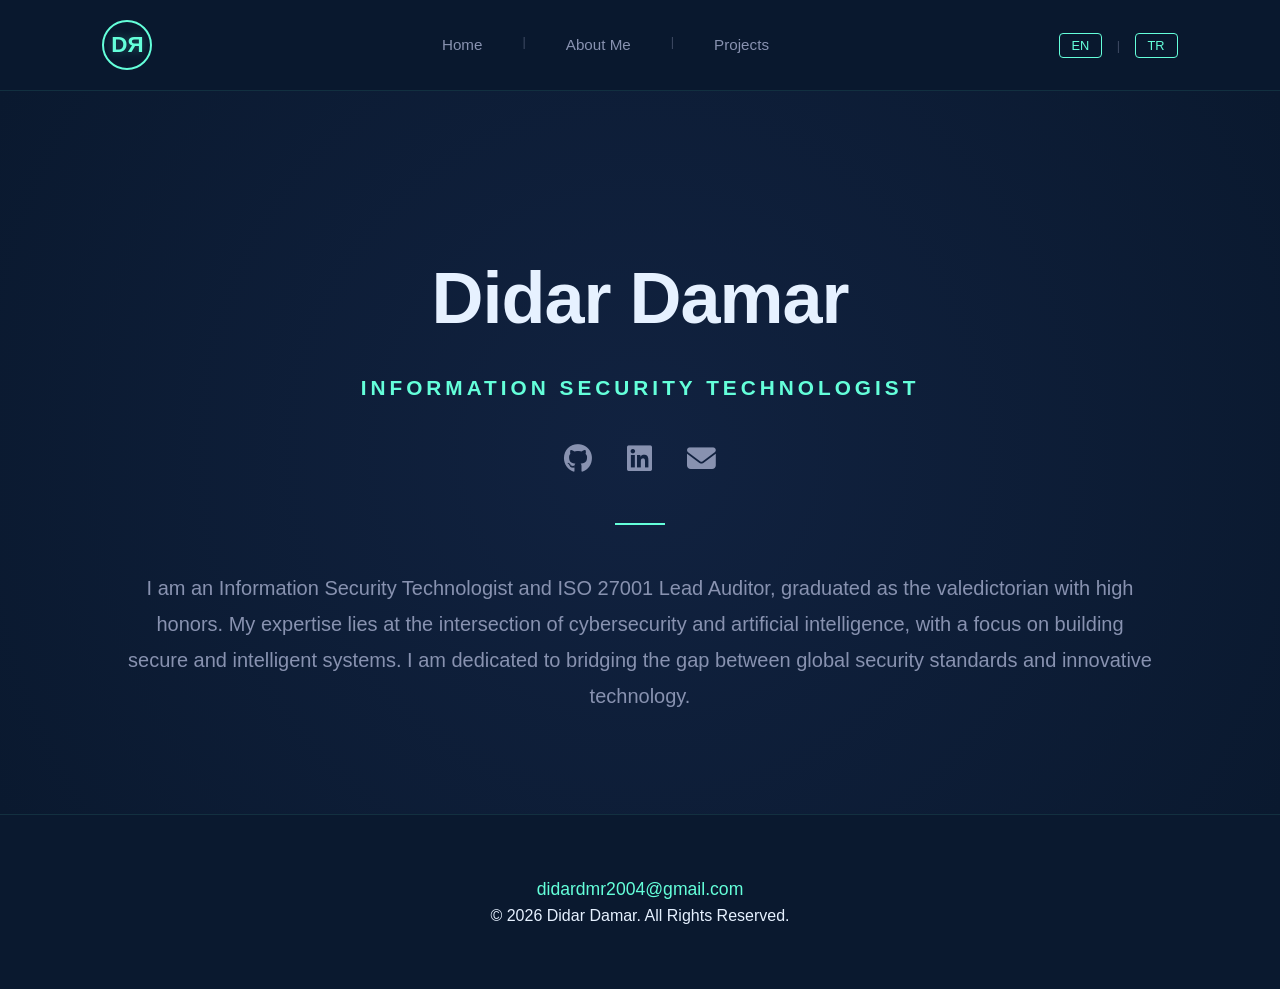
<file: index.html>
<!DOCTYPE html>
<html lang="en">
<head>
    <meta charset="UTF-8">
    <meta name="viewport" content="width=device-width, initial-scale=1.0">
    <title>Didar Damar | Portfolio</title>
    <link rel="stylesheet" href="style.css">
    <link rel="stylesheet" href="https://cdnjs.cloudflare.com/ajax/libs/font-awesome/6.4.0/css/all.min.css">
    <link rel="icon" href="data:image/svg+xml,<svg xmlns='http://www.w3.org/2000/svg' viewBox='0 0 100 100'><text y='.9em' font-size='70' fill='%2364ffda' font-family='Arial' font-weight='bold'>DЯ</text></svg>">
</head>
<body class="dark-theme">

    <nav class="navbar">
        <a href="index.html" class="logo-link">
            <div class="logo">DЯ</div>
        </a>
        <ul class="nav-links">
            <li><a href="index.html" class="translate" data-en="Home" data-tr="Ana Sayfa">Home</a></li>
            <span class="sep">|</span>
            <li><a href="about.html" class="translate" data-en="About Me" data-tr="Hakkımda">About Me</a></li>
            <span class="sep">|</span>
            <li><a href="projects.html" class="translate" data-en="Projects" data-tr="Projeler">Projects</a></li>
        </ul>
        <div class="lang-switcher">
            <button onclick="changeLang('en')" class="lang-btn">EN</button>
            <span class="sep">|</span>
            <button onclick="changeLang('tr')" class="lang-btn">TR</button>
        </div>
    </nav>

    <header id="home" class="hero">
        <div class="hero-content">
            <h1>Didar Damar</h1>
            <p class="translate subtitle" data-en="Information Security Technologist" data-tr="Bilgi Güvenliği Teknolojisti">Information Security Technologist</p>
            
            <div class="hero-contact">
                <a href="https://github.com/Didar-DMR" target="_blank"><i class="fab fa-github"></i></a>
                <a href="https://www.linkedin.com/in/didar-damar-b65396294/" target="_blank"><i class="fab fa-linkedin"></i></a>
                <a href="https://mail.google.com/mail/?view=cm&fs=1&to=didardmr2004@gmail.com" target="_blank" rel="noopener noreferrer" aria-label="E-posta Gönder">
    <i class="fas fa-envelope"></i>
</a>
            </div>
        </div>
        <br>
            <hr style="width: 50px; border: 1px solid var(--red); margin: 20px auto;">
        <br>
        <section class="intro-text">
            <p class="translate" 
               data-en="I am an Information Security Technologist and ISO 27001 Lead Auditor, graduated as the valedictorian with high honors. My expertise lies at the intersection of cybersecurity and artificial intelligence, with a focus on building secure and intelligent systems. I am dedicated to bridging the gap between global security standards and innovative technology."
               data-tr="Yüksek onur derecesi ve bölüm birinciliği ile mezun olmuş bir Bilgi Güvenliği Teknolojisti ve ISO 27001 Baş Denetçisiyim. Uzmanlığım, siber güvenlik ve yapay zekanın kesişim noktasında, güvenli ve zeki sistemler oluşturmaya odaklanmaktadır. Küresel güvenlik standartları ile yenilikçi teknolojiler arasında köprü kurmaya kararlıyım.">
               I am an Information Security Technologist and ISO 27001 Lead Auditor, graduated as the valedictorian with high honors. My expertise lies at the intersection of cybersecurity and artificial intelligence, with a focus on building secure and intelligent systems. I am dedicated to bridging the gap between global security standards and innovative technology.
            </p>
        </section>
    </header>
<footer class="minimal-footer">
    <div class="footer-inner">
        <a href="https://mail.google.com/mail/?view=cm&fs=1&to=didardmr2004@gmail.com" target="_blank" rel="noopener noreferrer" class="footer-mail">
            didardmr2004@gmail.com
        </a>    
        <p class="footer-rights">
            &copy; 2026 Didar Damar. 
            <span class="translate" data-en="All Rights Reserved." data-tr="Tüm Hakları Saklıdır.">All Rights Reserved.</span>
        </p>
    </div>
</footer>
    <script src="script.js"></script>
</body>

</html>
</file>
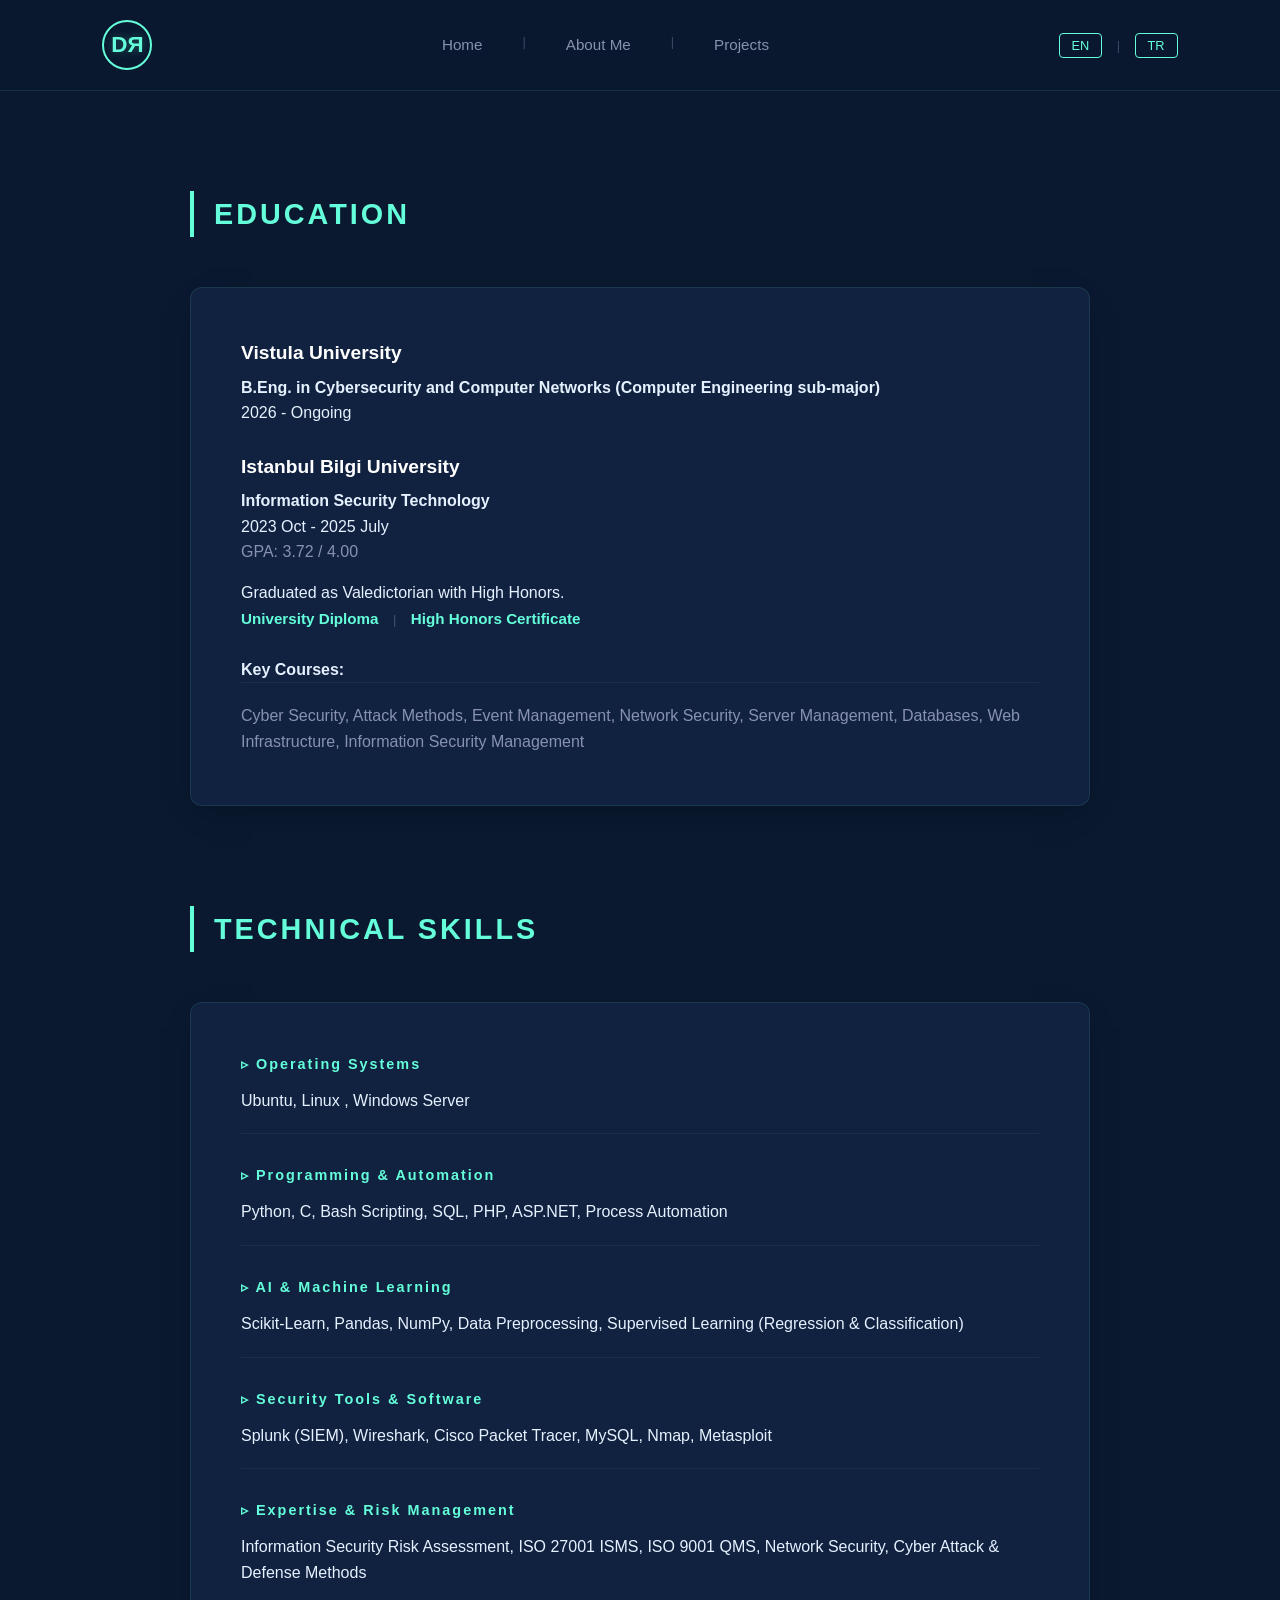
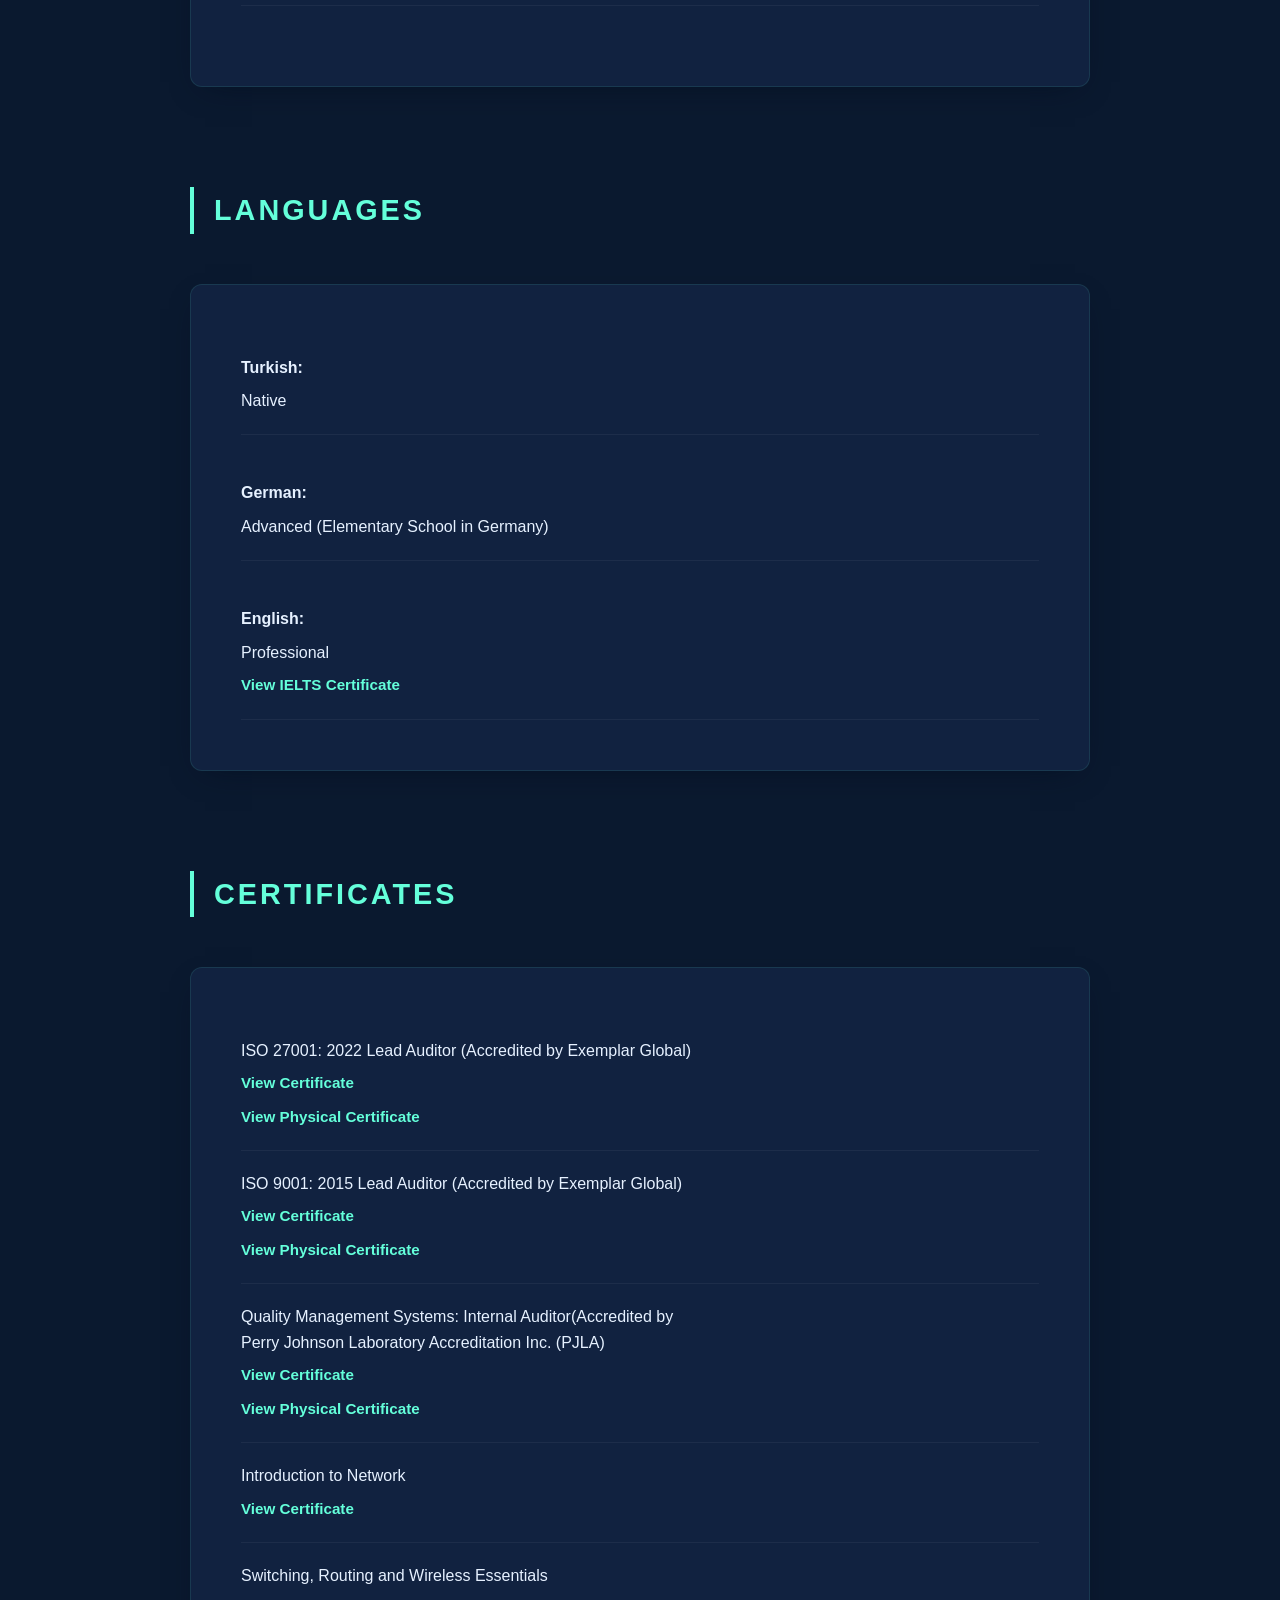
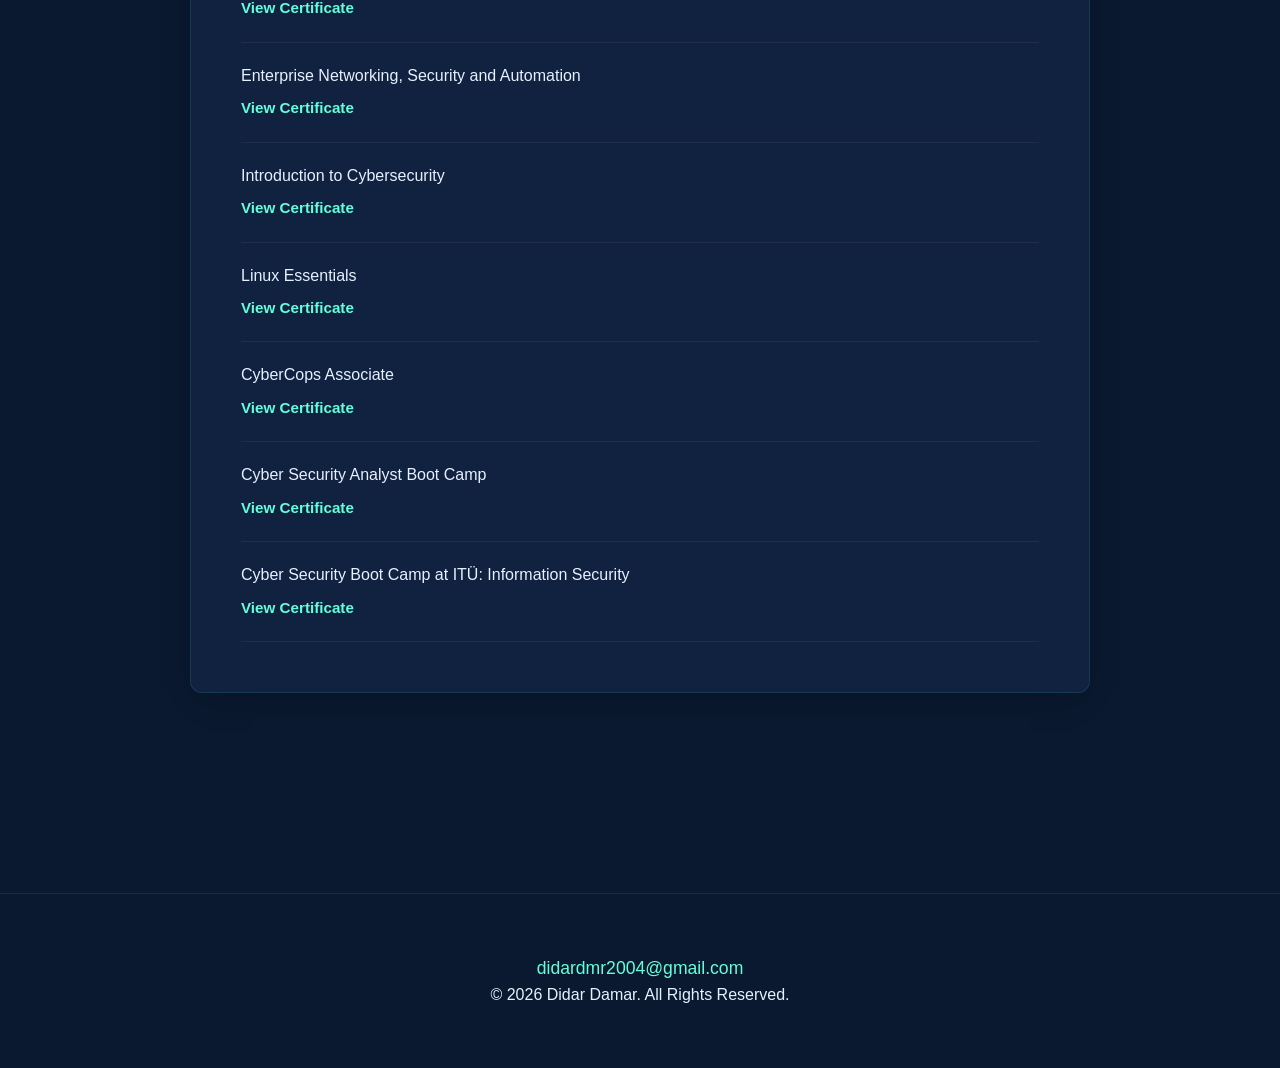
<file: about.html>
<!DOCTYPE html>
<html lang="en">
<head>
        <meta charset="UTF-8">
        <meta name="viewport" content="width=device-width, initial-scale=1.0">
        <title>Didar Damar | Portfolio</title>
        <link rel="stylesheet" href="style.css">
        <link rel="stylesheet" href="https://cdnjs.cloudflare.com/ajax/libs/font-awesome/6.4.0/css/all.min.css">
        <link rel="icon" href="data:image/svg+xml,<svg xmlns='http://www.w3.org/2000/svg' viewBox='0 0 100 100'><text y='.9em' font-size='70' fill='%2364ffda' font-family='Arial' font-weight='bold'>DЯ</text></svg>">
</head>
    
<body class="dark-theme">
     <nav class="navbar">
        <a href="index.html" class="logo-link">
            <div class="logo">DЯ</div>
        </a>
        <ul class="nav-links">
            <li><a href="index.html" class="translate" data-en="Home" data-tr="Ana Sayfa">Home</a></li>
            <span class="sep">|</span>
            <li><a href="about.html" class="translate" data-en="About Me" data-tr="Hakkımda">About Me</a></li>
            <span class="sep">|</span>
            <li><a href="projects.html" class="translate" data-en="Projects" data-tr="Projeler">Projects</a></li>
        </ul>
        <div class="lang-switcher">
            <button onclick="changeLang('en')" class="lang-btn">EN</button>
            <span class="sep">|</span>
            <button onclick="changeLang('tr')" class="lang-btn">TR</button>
        </div>
    </nav>
    <main class="container">
        <section id="education" class="section">
            <h2 class="translate" data-en="Education" data-tr="Eğitim Bilgileri">Education</h2>
            <div class="card">
                <p class="uni" class="translate" data-en="Vistula University" data-tr="Vistula Üniversitesi"><strong>Vistula University</strong></p>
                <h4 class="translate" data-en="B.Eng. in Cybersecurity and Computer Networks (Computer Engineering sub-major)" data-tr="Bilgisayar Mühendisliği (Siber Güvenlik ve Bilgisayar Ağları Uzmanlık Alanı)">B.Eng. in Cybersecurity and Computer Networks (Computer Engineering sub-major)</h4>
                <p class="translate" data-en="2026 - Ongoing" data-tr="2026 - Devam Ediyor">2026 - Ongoing</p>
                        
                <br>
                <p class="uni" class="translate" data-en="Istanbul Bilgi University" data-tr="İstanbul Bilgi Üniversitesi"><strong>Istanbul Bilgi University</strong></p>
                <h4 class="translate" data-en="Information Security Technology" data-tr="Bilgi Güvenliği Teknolojisi">Information Security Technology</h4>
                <p class="translate" data-en="2023 Oct - 2025 July" data-tr="2023 Ekim - 2025 Temmuz">2023 Oct - 2025 July</p>
                        <p class="gpa">GPA: 3.72 / 4.00</p>
                <p class="translate" data-en="Graduated as Valedictorian with High Honors." data-tr="Bölüm Birincisi ve Yüksek Onur Belgesi ile Mezuniyet.">Graduated as Valedictorian with High Honors.</p>
                
                <div class="edu-links">
                    <a href="diploma_uni.png" target="_blank" class="text-link translate" data-en="University Diploma" data-tr="Üniversite Diploması">University Diploma</a>
                    <span class="sep">|</span>
                    <a href="high_honors.png" target="_blank" class="text-link translate" data-en="High Honors Certificate" data-tr="Yüksek Onur Belgesi">High Honors Certificate</a>
                </div>

                <br>

                <div class="course-box">
                    <strong class="translate" data-en="Key Courses:" data-tr="Önemli Dersler:">Key Courses:</strong>
                    <p class="course-text translate" 
                       data-en="Cyber Security, Attack Methods, Event Management, Network Security, Server Management, Databases, Web Infrastructure, Information Security Management" 
                       data-tr="Siber Güvenlik, Saldırı Yöntemleri, Olay Yönetimi, Ağ Güvenliği, Sunucu Yönetimi, Veri Tabanları, Web Altyapısı, Bilgi Güvenliği Yönetimi">
                       Cyber Security, Attack Methods, Event Management, Network Security, Server Management, Databases, Web Infrastructure, Information Security Management
                    </p>
                </div>
            </div>
        </section>
            <section id="skills" class="section">
    <h2 class="translate" data-en="Technical Skills" data-tr="Teknik Yetenekler">Technical Skills</h2>
    <div class="card">
        
        <div class="skill-group">
            <h4 class="translate" data-en="Operating Systems" data-tr="İşletim Sistemleri">Operating Systems</h4>
            <p>Ubuntu, Linux , Windows Server</p>
        </div>
        
        <div class="skill-group">
            <h4 class="translate" data-en="Programming & Automation" data-tr="Programlama ve Otomasyon">Programming & Automation</h4>
            <p>Python, C, Bash Scripting, SQL, PHP, ASP.NET, Process Automation</p>
        </div>
            <div class="skill-group">
            <h4 class="translate" data-en="AI & Machine Learning" data-tr="Yapay Zeka ve Makine Öğrenmesi">AI & Machine Learning</h4>
            <p>Scikit-Learn, Pandas, NumPy, Data Preprocessing, Supervised Learning (Regression & Classification)</p>
        </div>
         
        <div class="skill-group">
            <h4 class="translate" data-en="Security Tools & Software" data-tr="Güvenlik Araçları ve Yazılımlar">Security Tools & Software</h4>
            <p>Splunk (SIEM), Wireshark, Cisco Packet Tracer, MySQL, Nmap, Metasploit</p>
        </div>
        
        <div class="skill-group">
            <h4 class="translate" data-en="Expertise & Risk Management" data-tr="Uzmanlık ve Risk Yönetimi">Expertise & Risk Management</h4>
            <p class="translate" 
               data-en="Information Security Risk Assessment, ISO 27001 ISMS, ISO 9001 QMS, Network Security, Cyber Attack & Defense Methods" 
               data-tr="Bilgi Güvenliği Risk Değerlendirmesi, ISO 27001 BGYS, ISO 9001 KYS, Ağ Güvenliği, Siber Saldırı ve Savunma Yöntemleri">
               Information Security Risk Assessment, ISO 27001 ISMS, ISO 9001 QMS, Network Security, Cyber Attack & Defense Methods
            </p>
        </div>
    </div>
</section>

        <section id="languages" class="section">
    <h2 class="translate" data-en="Languages" data-tr="Diller">Languages</h2>
    <div class="card">
        <div class="lang-row">
            <strong class="translate" data-en="Turkish:" data-tr="Türkçe:">Turkish:</strong>
            <span class="translate" data-en="Native" data-tr="Ana Dil">Native</span>
        </div>
        <br>
        <div class="lang-row">
            <strong class="translate" data-en="German:" data-tr="Almanca:">German:</strong>
            <span class="translate" data-en="Advanced 
(Elementary School in Germany)" data-tr="İleri Seviye 
(Almanya İlköğretim)">Advanced 
(Elementary School in Germany)</span>
        </div>
        <br>
        <div class="lang-row">
            <strong class="translate" data-en="English:" data-tr="İngilizce:">English:</strong>
            <span class="translate" data-en="Professional" data-tr="Profesyonel">Professional</span>
                <a href="IELTS.pdf" target="_blank" class="text-link translate" data-en="View IELTS Certificate" data-tr="IELTS Sertifikasını Görüntüle">View IELTS Certificate,</a>
        </div>
    </div>
</section>

        <section id="certificates" class="section">
            <h2 class="translate" data-en="Certificates" data-tr="Sertifikalar">Certificates</h2>
            <div class="card">
                <div class="cert-row">
                    <span>ISO 27001: 2022 Lead Auditor (Accredited by Exemplar Global)</span>
                    <a href="ISO 27001 B.D.pdf" target="_blank" class="text-link translate" data-en="View Certificate" data-tr="Sertifikayı Görüntüle">View Certificate,</a>
                    <a href="ISO 27001.pdf" target="_blank" class="text-link translate" data-en="View Physical Certificate" data-tr="Fiziksel Sertifikayı Görüntüle">View Physical Certificate</a>    
                </div>
                <div class="cert-row">
                    <span>ISO 9001: 2015 Lead Auditor (Accredited by Exemplar Global)</span>
                    <a href="ISO 9001_B.D.pdf" target="_blank" class="text-link translate" data-en="View Certificate" data-tr="Sertifikayı Görüntüle">View Certificate,</a> 
                    <a href="ISO 9001_B.D.pdf" target="_blank" class="text-link translate" data-en="View Physical Certificate" data-tr="Fiziksel Sertifikayı Görüntüle">View Physical Certificate</a>
                </div>
                <div class="cert-row">
                    <span>Quality Management Systems: Internal Auditor(Accredited by<br>Perry Johnson Laboratory Accreditation Inc. (PJLA)</span>
                    <a href="ISO 9001 iç denetim.pdf" target="_blank" class="text-link translate" data-en="View Certificate" data-tr="Sertifikayı Görüntüle">View Certificate,</a>
                    <a href="ISO 9001.pdf" target="_blank" class="text-link translate" data-en="View Physical Certificate" data-tr="Fiziksel Sertifikayı Görüntüle">View Physical Certificate</a>    
                </div>
                <div class="cert-row">
                    <span>Introduction to Network</span>
                    <a href="https://www.credly.com/badges/3d84c486-d393-44ea-aa96-23e508d37d81/linked_in_profile" target="_blank" class="text-link translate" data-en="View Certificate" data-tr="Sertifikayı Görüntüle">View Certificate</a>
                </div>
                <div class="cert-row">
                    <span>Switching, Routing and Wireless Essentials</span>
                    <a href="https://www.credly.com/badges/5481eb0b-fc8f-4a05-94c9-7b1c686371f5/linked_in_profile" target="_blank" class="text-link translate" data-en="View Certificate" data-tr="Sertifikayı Görüntüle">View Certificate</a>
                </div>
                <div class="cert-row">
                    <span>Enterprise Networking, Security and Automation</span>
                    <a href="https://www.credly.com/badges/5b251f9a-f35d-4ce7-8bff-b31bf6593b0b/linked_in_profile" target="_blank" class="text-link translate" data-en="View Certificate" data-tr="Sertifikayı Görüntüle">View Certificate</a>
                </div>
                <div class="cert-row">
                    <span>Introduction to Cybersecurity</span>
                    <a href="https://www.credly.com/badges/3e4d9931-703a-4ce1-8215-a70889d90669/linked_in_profile" target="_blank" class="text-link translate" data-en="View Certificate" data-tr="Sertifikayı Görüntüle">View Certificate</a>
                </div>
                <div class="cert-row">
                    <span>Linux Essentials</span>
                    <a href="https://www.linkedin.com/posts/didar-damar-b65396294_linux-essentials-activity-7298037125776613379-Zd5i?utm_source=share&utm_medium=member_desktop&rcm=ACoAAEc_a_0BSla8lMY48e1cfO350ZU1SiJWscw" target="_blank" class="text-link translate" data-en="View Certificate" data-tr="Sertifikayı Görüntüle">View Certificate</a>
                </div>
                <div class="cert-row">
                    <span>CyberCops Associate</span>
                    <a href="https://www.credly.com/badges/f5a5d842-a080-4721-9c44-dc4a2c0b41ad/linked_in_profile" target="_blank" class="text-link translate" data-en="View Certificate" data-tr="Sertifikayı Görüntüle">View Certificate</a>
                </div>
                <div class="cert-row">
                    <span>Cyber Security Analyst Boot Camp</span>
                    <a href="https://akbank-genclik-akademisi.verified.cv/tr/verify/21416341107726" target="_blank" class="text-link translate" data-en="View Certificate" data-tr="Sertifikayı Görüntüle">View Certificate</a>
                </div>
                <div class="cert-row">
                    <span>Cyber Security Boot Camp at ITÜ: Information Security</span>
                    <a href="https://www.linkedin.com/posts/didar-damar-b65396294_it%C3%BC-infosec-activity-7306317543273619456-SOfO?utm_source=share&utm_medium=member_desktop&rcm=ACoAAEc_a_0BSla8lMY48e1cfO350ZU1SiJWscw" target="_blank" class="text-link translate" data-en="View Certificate" data-tr="Sertifikayı Görüntüle">View Certificate</a>
                </div>
            </div>
        </section>
    </main>
        <footer class="minimal-footer">
    <div class="footer-inner">
        <a href="https://mail.google.com/mail/?view=cm&fs=1&to=didardmr2004@gmail.com" target="_blank" rel="noopener noreferrer" class="footer-mail">
            didardmr2004@gmail.com
        </a>
        
                <p class="footer-rights">
                    &copy; 2026 Didar Damar. 
                    <span class="translate" data-en="All Rights Reserved." data-tr="Tüm Hakları Saklıdır.">All Rights Reserved.</span>
                </p>
            </div>
        </footer>
    <script src="script.js"></script>
</body>

</html>
</file>
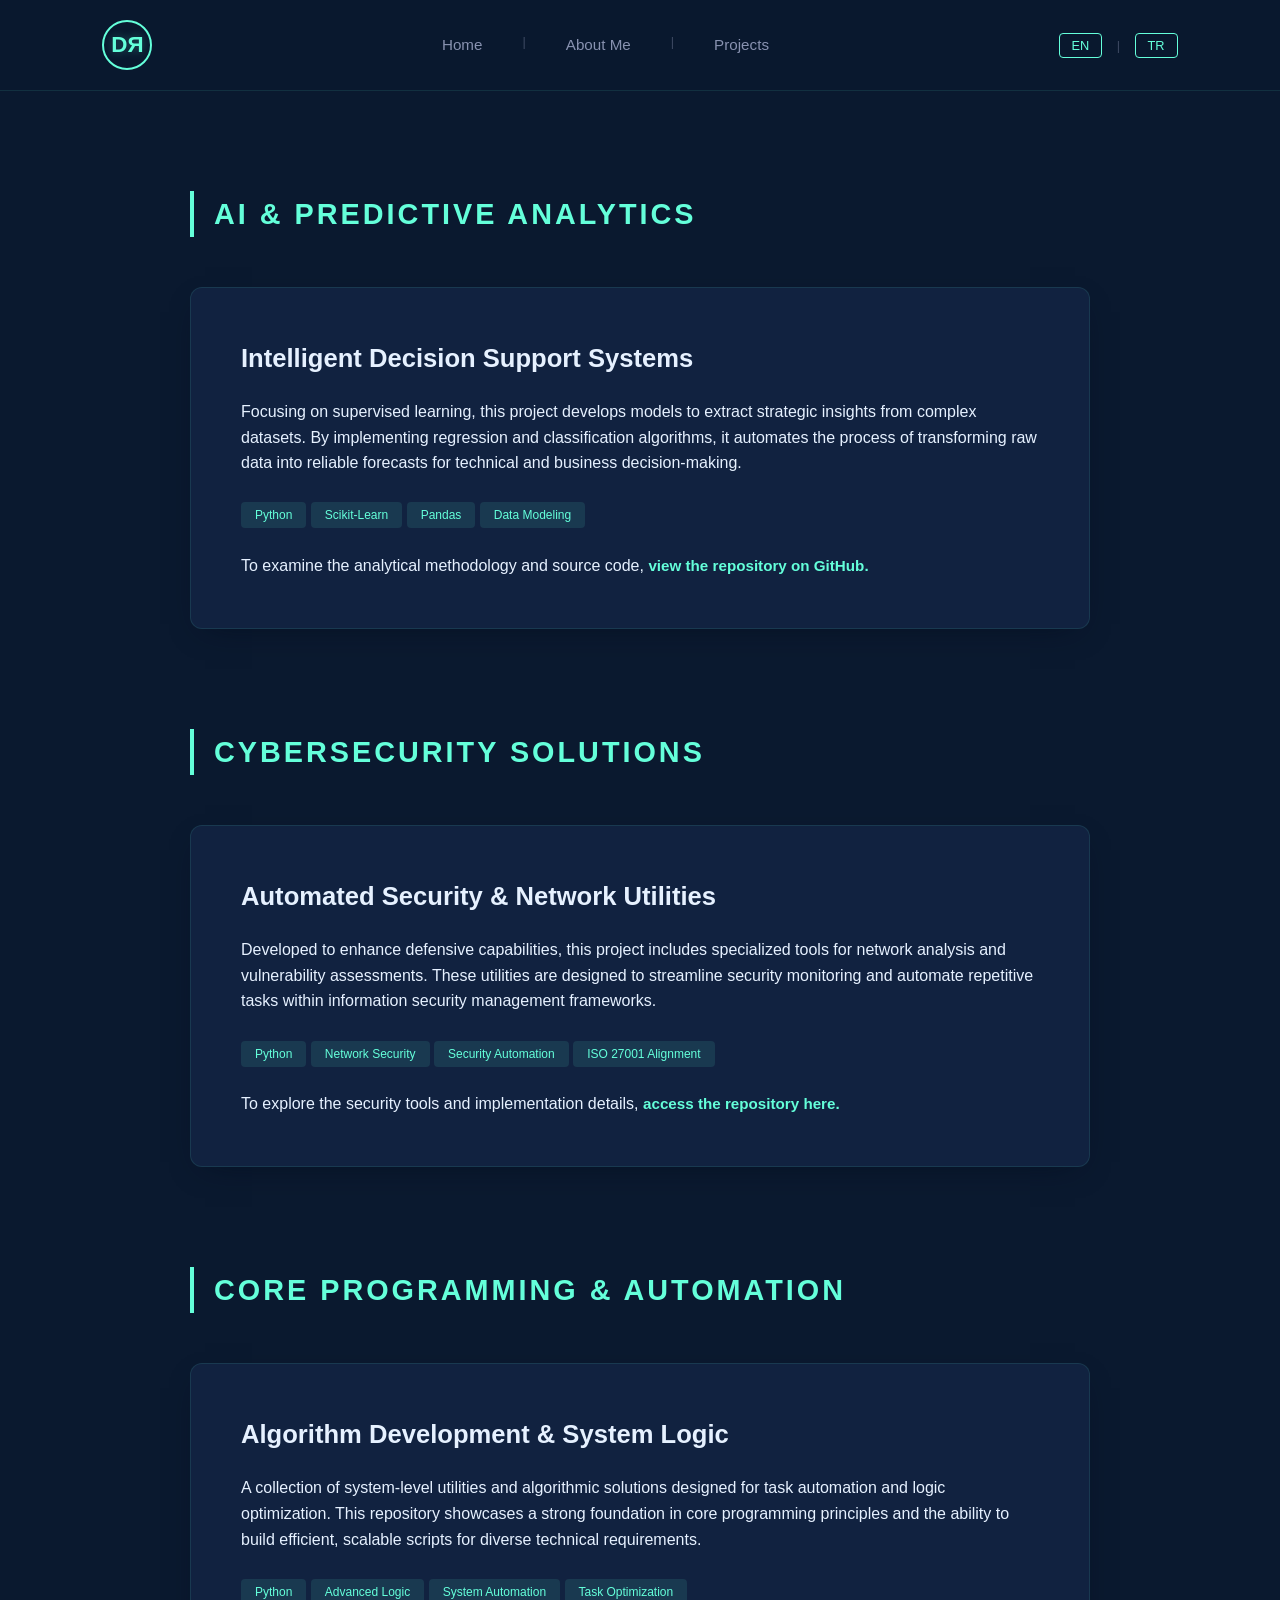
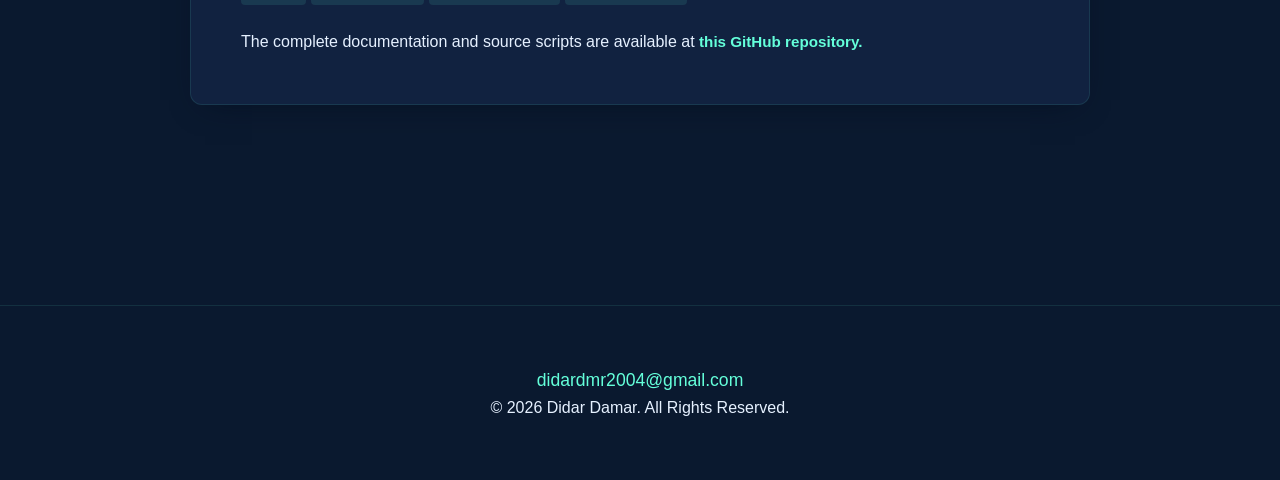
<file: projects.html>
<!DOCTYPE html>
<html lang="en">
<head>
    <meta charset="UTF-8">
    <meta name="viewport" content="width=device-width, initial-scale=1.0">
    <title>Didar Damar | Portfolio</title>
    <link rel="stylesheet" href="style.css">
    <link rel="stylesheet" href="https://cdnjs.cloudflare.com/ajax/libs/font-awesome/6.4.0/css/all.min.css">
    <link rel="icon" href="data:image/svg+xml,<svg xmlns='http://www.w3.org/2000/svg' viewBox='0 0 100 100'><text y='.9em' font-size='70' fill='%2364ffda' font-family='Arial' font-weight='bold'>DЯ</text></svg>">
</head>
<body class="dark-theme">

    <nav class="navbar">
        <a href="index.html" class="logo-link">
            <div class="logo">DЯ</div>
        </a>
        <ul class="nav-links">
            <li><a href="index.html" class="translate" data-en="Home" data-tr="Ana Sayfa">Home</a></li>
            <span class="sep">|</span>
            <li><a href="about.html" class="translate" data-en="About Me" data-tr="Hakkımda">About Me</a></li>
            <span class="sep">|</span>
            <li><a href="projects.html" class="translate" data-en="Projects" data-tr="Projeler">Projects</a></li>
        </ul>
        <div class="lang-switcher">
            <button onclick="changeLang('en')" class="lang-btn">EN</button>
            <span class="sep">|</span>
            <button onclick="changeLang('tr')" class="lang-btn">TR</button>
        </div>
    </nav>
    <main class="container">

        <section class="section">
            <h2 class="translate" data-en="AI & Predictive Analytics" data-tr="YZ ve Tahminleyici Analiz">AI & Predictive Analytics</h2>
            <div class="card">
                <h3 class="translate" data-en="Intelligent Decision Support Systems" data-tr="Akıllı Karar Destek Sistemleri">Intelligent Decision Support Systems</h3>
                <p class="translate" 
                   data-en="Focusing on supervised learning, this project develops models to extract strategic insights from complex datasets. By implementing regression and classification algorithms, it automates the process of transforming raw data into reliable forecasts for technical and business decision-making."
                   data-tr="Denetimli öğrenmeye odaklanan bu proje, karmaşık veri setlerinden stratejik içgörüler çıkarmak için modeller geliştirmektedir. Regresyon ve sınıflandırma algoritmaları uygulayarak, ham verilerin teknik ve ticari karar alma süreçleri için güvenilir tahminlere dönüştürülmesini otomatize eder.">
                   This project develops models to extract strategic insights from complex datasets by implementing regression and classification algorithms.
                </p>
                <br>
                <div class="tech-stack">
                    <span>Python</span> <span>Scikit-Learn</span> <span>Pandas</span> <span>Data Modeling</span>
                </div>
                <br>
                <p class="project-cta">
                    <span class="translate" data-en="To examine the analytical methodology and source code," data-tr="Analitik metodolojiyi ve kaynak kodlarını incelemek için">To examine the analytical methodology and source code,</span>
                    <a href="https://github.com/Didar-DMR/Python-ML" target="_blank" class="text-link translate" data-en="view the repository on GitHub." data-tr="GitHub üzerindeki repoyu görüntüleyebilirsiniz.">view the repository on GitHub.</a>
                </p>
            </div>
        </section>

        <section class="section">
            <h2 class="translate" data-en="Cybersecurity Solutions" data-tr="Siber Güvenlik Çözümleri">Cybersecurity Solutions</h2>
            <div class="card">
                <h3 class="translate" data-en="Automated Security & Network Utilities" data-tr="Otomatik Güvenlik ve Ağ Araçları">Automated Security & Network Utilities</h3>
                <p class="translate" 
                   data-en="Developed to enhance defensive capabilities, this project includes specialized tools for network analysis and vulnerability assessments. These utilities are designed to streamline security monitoring and automate repetitive tasks within information security management frameworks."
                   data-tr="Savunma yeteneklerini artırmak için geliştirilen bu proje, ağ analizi ve zafiyet değerlendirmeleri için özelleşmiş araçlar içerir. Bu yardımcı yazılımlar, bilgi güvenliği yönetim çerçeveleri içindeki izleme süreçlerini iyileştirmek ve tekrarlayan görevleri otomatize etmek için tasarlanmıştır.">
                   This project includes specialized tools for network analysis and vulnerability assessments designed to automate security monitoring.
                </p>
                <br>
                <div class="tech-stack">
                    <span>Python</span> <span>Network Security</span> <span>Security Automation</span> <span>ISO 27001 Alignment</span>
                </div>
                <br>
                <p class="project-cta">
                    <span class="translate" data-en="To explore the security tools and implementation details," data-tr="Güvenlik araçlarını ve uygulama detaylarını keşfetmek için">To explore the security tools and implementation details,</span>
                    <a href="https://github.com/Didar-DMR/Python-for-CyberSecurity" target="_blank" class="text-link translate" data-en="access the repository here." data-tr="buradaki repoya erişebilirsiniz.">access the repository here.</a>
                </p>
            </div>
        </section>

        <section class="section">
            <h2 class="translate" data-en="Core Programming & Automation" data-tr="Programlama ve Otomasyon">Core Programming & Automation</h2>
            <div class="card">
                <h3 class="translate" data-en="Algorithm Development & System Logic" data-tr="Algoritma Geliştirme ve Sistem Mantığı">Algorithm Development & System Logic</h3>
                <p class="translate" 
                   data-en="A collection of system-level utilities and algorithmic solutions designed for task automation and logic optimization. This repository showcases a strong foundation in core programming principles and the ability to build efficient, scalable scripts for diverse technical requirements."
                   data-tr="Görev otomasyonu ve mantık optimizasyonu için tasarlanmış sistem düzeyinde araçlar ve algoritmik çözümler koleksiyonudur. Bu depo, temel programlama ilkelerindeki güçlü temeli ve farklı teknik gereksinimler için verimli, ölçeklenebilir betikler oluşturma becerisini sergilemektedir.">
                   A collection of system-level utilities and algorithmic solutions designed for task automation and logic optimization.
                </p>
                <br>
                <div class="tech-stack">
                    <span>Python</span> <span>Advanced Logic</span> <span>System Automation</span> <span>Task Optimization</span>
                </div>
                <br>
                <p class="project-cta">
                    <span class="translate" data-en="The complete documentation and source scripts are available at" data-tr="Tüm dokümantasyon ve kaynak betikler">The complete documentation and source scripts are available at</span>
                    <a href="https://github.com/Didar-DMR/Python-Codes" target="_blank" class="text-link translate" data-en="this GitHub repository." data-tr="bu GitHub reposunda mevcuttur.">this GitHub repository.</a>
                </p>
            </div>
        </section>
    </main>
    <footer class="minimal-footer">
    <div class="footer-inner">
        <a href="https://mail.google.com/mail/?view=cm&fs=1&to=didardmr2004@gmail.com" target="_blank" rel="noopener noreferrer" class="footer-mail">
            didardmr2004@gmail.com
        </a>
        
        <p class="footer-rights">
            &copy; 2026 Didar Damar. 
            <span class="translate" data-en="All Rights Reserved." data-tr="Tüm Hakları Saklıdır.">All Rights Reserved.</span>
        </p>
    </div>
</footer>
    <script src="script.js"></script>
</body>

</html>
</file>
<file: style.css>
:root {
    /* Ana Renk Paleti: Kurumsal & Güvenilir */
    --bg: #0a192f;        /* Derin Lacivert (Kurumsal Arka Plan) */
    --card: #112240;      /* Kart Arka Planı (Hafif Derinlik) */
    --red: #64ffda;       /* Vurgu Rengi: Siber Turkuaz (Erişim Onaylandı/Güvenli) */
    --text: #e6f1ff;      /* Ana Metin: Yumuşak Beyaz */
    --gray: #8892b0;      /* Yardımcı Metin: Mavi-Gri */
    --white: #ffffff;
}

* { margin: 0; padding: 0; box-sizing: border-box; text-decoration: none; list-style: none; scroll-behavior: smooth; }

body { 
    background: var(--bg); 
    color: var(--text); 
    font-family: 'Inter', 'Segoe UI', sans-serif; /* Daha modern bir font stack */
    text-align: center; 
    overflow-x: hidden; 
    line-height: 1.6;
}

/* Navbar */
.navbar {
    display: flex; justify-content: space-between; align-items: center;
    padding: 20px 8%; 
    background: rgba(10, 25, 47, 0.95); /* Cam efekti */
    backdrop-filter: blur(10px);
    border-bottom: 1px solid rgba(100, 255, 218, 0.1);
    position: sticky; top: 0; z-index: 1000;
}

.nav-links { display: flex; gap: 30px; }
.nav-links a { color: var(--gray) !important; font-size: 0.95rem; transition: 0.3s; font-weight: 500; }
.nav-links a:hover, .nav-links a.active { color: var(--red) !important; }

.lang-btn { 
    background: none; border: 1px solid var(--red); color: var(--red); 
    cursor: pointer; padding: 4px 12px; border-radius: 4px; 
    font-size: 0.8rem; transition: 0.3s;
}
.lang-btn:hover { background: rgba(100, 255, 218, 0.1); }

/* Logo Tasarımı: Kurumsal Rozet */
.logo {
    display: flex; align-items: center; justify-content: center;
    width: 50px; height: 50px;
    border: 2px solid var(--red);
    border-radius: 50%;
    color: var(--red);
    font-size: 1.4rem;
    font-weight: 900;
    font-family: 'Segoe UI Black', sans-serif;
    text-shadow: 0 0 10px rgba(100, 255, 218, 0.3);
    transition: 0.4s all cubic-bezier(0.175, 0.885, 0.32, 1.275);
}

.logo:hover {
    background: var(--red);
    color: var(--bg);
    box-shadow: 0 0 25px var(--red);
    transform: rotate(5deg) scale(1.05);
}

/* Hero Section: Red Gradient yerine Navy Gradient */
.hero { 
    padding: 150px 10% 100px; 
    background: radial-gradient(circle at center, #112240 0%, #0a192f 100%); 
}

.hero-content h1 { font-size: 4.5rem; margin-bottom: 15px; font-weight: 800; letter-spacing: -1px; }

.subtitle { 
    color: var(--red); font-size: 1.3rem; font-weight: 600; 
    text-transform: uppercase; letter-spacing: 4px; margin-bottom: 20px;
}

.badge { 
    border: 1px solid var(--red); padding: 8px 20px; border-radius: 4px; 
    font-size: 0.85rem; color: var(--red); font-weight: 600;
    background: rgba(100, 255, 218, 0.05);
}

.hero-contact { margin-top: 40px; display: flex; justify-content: center; gap: 35px; }
.hero-contact i { font-size: 1.8rem; color: var(--gray); transition: 0.3s; }
.hero-contact i:hover { color: var(--red); transform: translateY(-5px); }

/* Section & Container */
.container { padding: 100px 10%; }
.section { margin-bottom: 100px; }
.section h2 { 
    color: var(--red); 
    text-align: left; 
    max-width: 900px; 
    margin: 0 auto 50px auto;
    text-transform: uppercase; letter-spacing: 3px;
    border-left: 4px solid var(--red); padding-left: 20px;
    font-size: 1.8rem;
}

/* Kartlar */
.card { 
    background: var(--card); 
    padding: 50px; 
    border-radius: 12px; 
    border: 1px solid rgba(100, 255, 218, 0.1); 
    max-width: 900px; 
    margin: 0 auto; 
    text-align: left;
    box-shadow: 0 10px 30px -15px rgba(2, 12, 27, 0.7);
    transition: 0.3s;
}
.card:hover { transform: translateY(-5px); border-color: var(--red); }

.card h3 { color: var(--text); font-size: 1.6rem; margin-bottom: 20px; font-weight: 700; }

/* Link Stilleri */
.text-link { 
    color: var(--red); font-weight: 600; transition: 0.3s; 
    font-size: 0.95rem; border-bottom: 1px solid transparent; 
}
.text-link:hover { opacity: 0.8; border-bottom-color: var(--red); }

/* Skill & Rows */
.skill-group { margin-bottom: 30px; padding-bottom: 20px; border-bottom: 1px solid rgba(255, 255, 255, 0.05); }
.skill-group h4 { color: var(--red); font-size: 0.9rem; margin-bottom: 12px; letter-spacing: 2px; }
.skill-group h4::before { content: "▹ "; }

.lang-row, .cert-row { padding: 20px 0; border-bottom: 1px solid rgba(255, 255, 255, 0.05); }

/* Typography */
.uni { color: var(--white); font-size: 1.2rem; font-weight: 700; margin-bottom: 6px; }
.gpa { color: var(--gray); font-size: 1rem; margin-bottom: 15px; }
.course-text { font-size: 1rem; color: var(--gray); border-top: 1px solid rgba(255, 255, 255, 0.05); padding-top: 20px; }

.intro-text p { font-size: 1.25rem; color: var(--gray); font-style: normal; font-weight: 400; line-height: 1.8; }

/* Tech Stack Tags */
.tech-stack span { 
    background: rgba(100, 255, 218, 0.1); color: var(--red); 
    border: none; padding: 6px 14px; border-radius: 4px; font-size: 0.75rem; 
}

/* Footer */
.minimal-footer { 
    padding: 60px 10%; border-top: 1px solid rgba(100, 255, 218, 0.1); 
}
.footer-mail { color: var(--red); font-size: 1.1rem; }

.cert-row, .lang-row { 
    display: flex; 
    flex-direction: column; /* Linkleri her zaman alta iter */
    align-items: flex-start; /* Her şeyi sola yaslar */
    padding: 20px 0; 
    border-bottom: 1px solid rgba(255, 255, 255, 0.05); 
    gap: 8px; /* Başlık ile link arasındaki boşluk */
}

/* Link Konteynırı */
.cert-links {
    margin-top: 5px;
    display: flex;
    align-items: center; /* Ayırıcı çizgi (|) ile linklerin aynı hizada durması için */
}

/* Ayırıcı Çizgi (Masaüstünde artık görünür olacak) */
.sep {
    color: var(--gray);
    margin: 0 10px;
    opacity: 0.4;
    font-size: 0.8rem;
}

/* Mobil Uyumluluk */

@media (max-width: 768px) {

    /* Navbar'ı dikey bir düzene sokar */
    .navbar {
        flex-direction: column; 
        padding: 15px 5%;
        gap: 15px;
    }
    /* Gizli olan menüyü görünür yapar ve yan yana/alt alta dizer */
    .nav-links {
        display: flex !important; /* Gizlemeyi zorla kaldırıyoruz */
        gap: 15px;
        flex-wrap: wrap; /* Sığmazsa alt satıra geçer */
        justify-content: center;
    }
    .nav-links a {
        font-size: 0.85rem; /* Mobilde yazıları biraz küçültüyoruz */
    }
    /* Dil butonlarını ve logoyu hizalar */
    .lang-switcher {
        margin-top: 5px;
    }
    /* Hero ve diğer alanların mobildeki duruşu */
    .hero-content h1 {
        font-size: 2.2rem;
    }
    .subtitle {
        font-size: 1.1rem;
    }
    .card {
        padding: 20px;
        width: 95%; /* Mobilde kartlar ekranı daha çok kaplasın */
    }
    .row, .cert-row {
        flex-direction: column;
        align-items: flex-start;
        gap: 10px;
    }
    .minimal-footer {
        padding: 30px 5%;
        margin-top: 40px;
    }
    .tech-stack {
        display: flex;
        flex-wrap: wrap; /* Etiketlerin alt satıra geçmesini sağlar */
        gap: 8px;        /* Etiketler arasındaki boşluğu mobilde biraz daraltıyoruz */
        margin-top: 15px;
        justify-content: flex-start; /* Sola yaslayarak karmaşayı önler */
    }

    .tech-stack span {
        font-size: 0.7rem;    /* Mobilde yazı boyutunu küçültüyoruz */
        padding: 5px 10px;    /* Tıklama/görünme alanını optimize ediyoruz */
        white-space: nowrap;  /* Etiket içindeki kelimelerin bölünmesini engeller */
        display: inline-block;
    }
    
    /* Proje açıklamalarının mobilde birbirine girmemesi için */
    .card p {
        font-size: 0.95rem;
        line-height: 1.5;
        margin-bottom: 20px;
    }
    /* Sertifika ve Dil satırlarını dikey düzene sokar */
    .cert-row, .lang-row {
        flex-direction: column;
        align-items: flex-start; /* Metinleri sola yaslar */
        gap: 5px; /* Başlık ve link arasındaki çok ince boşluk */
        padding: 15px 0;
    }

    /* Linkin sadece bir metin olarak alt satıra geçmesini sağlar */
    .cert-row .text-link, 
    .file-item .text-link {
        display: block; /* Linkin kendi satırını kaplamasını sağlar */
        margin-top: 5px;
        background: none; /* Arka planı tamamen kaldırır */
        padding: 0; /* Buton benzeri iç boşlukları sıfırlar */
        width: auto; /* Tüm satırı kaplamasın, sadece yazı kadar olsun */
        text-align: left; /* Sola yaslı kalsın */
    }

}
</file>
